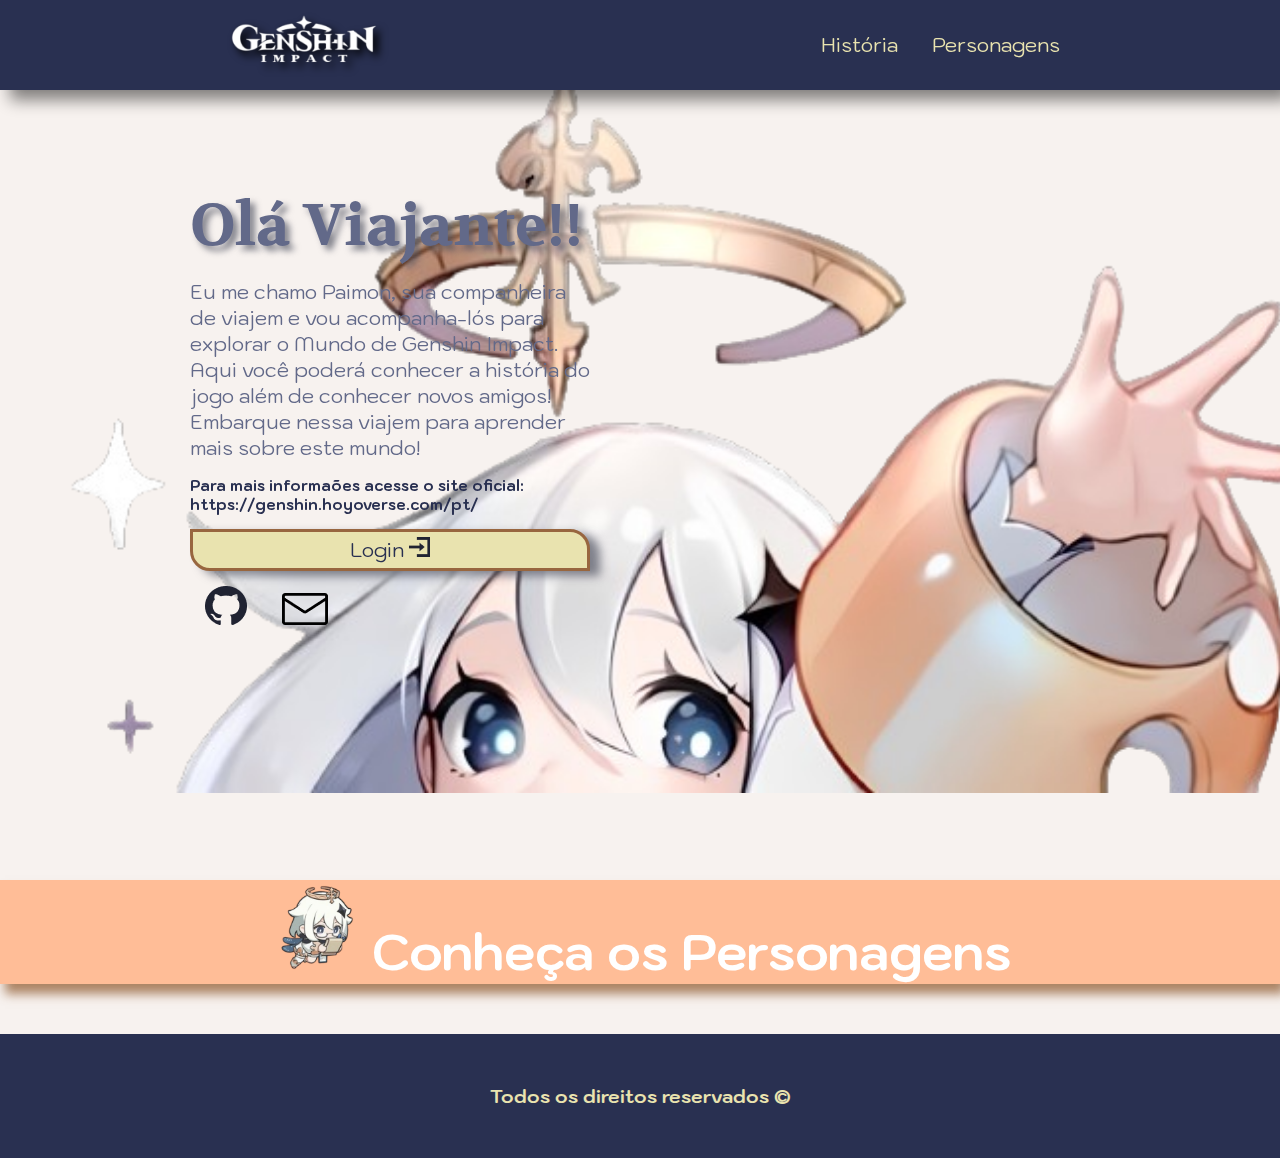
<file: index.html>
<!DOCTYPE html>
<html lang="en">
<head>
    <meta charset="UTF-8">
    <meta http-equiv="X-UA-Compatible" content="IE=edge">
    <meta name="viewport" content="width=device-width, initial-scale=1.0">

    <link rel="preconnect" href="https://fonts.googleapis.com">
<link rel="preconnect" href="https://fonts.gstatic.com" crossorigin>
<link href="https://fonts.googleapis.com/css2?family=Kodchasan:ital,wght@0,200;0,300;0,400;0,500;0,600;0,700;1,200;1,300;1,400;1,500;1,600;1,700&family=Volkhov:ital,wght@0,400;0,700;1,400;1,700&display=swap" rel="stylesheet">


    <link rel="preconnect" href="https://fonts.googleapis.com">
<link rel="preconnect" href="https://fonts.gstatic.com" crossorigin>
<link href="https://fonts.googleapis.com/css2?family=Kodchasan:ital,wght@0,200;0,300;0,400;0,500;0,600;0,700;1,200;1,300;1,400;1,500;1,600;1,700&display=swap" rel="stylesheet">
    <title>Genshin</title>
    <link rel="stylesheet" href="./style.css">
</head>
<body>
    <header class="container">
        <nav class="nav-bar">
            <a href="#">
                <img class="logo" src="./img/logo.png" alt="logo">
            </a>
            
            <div class="link-nav">
                <a href="#">História</a>
                <a  href="#Personagens">Personagens</a>
            </div>

        </nav>
    </header>

    <main class="main">

        <section class="section-1">
<div class="introducao">
        <h1 class="hello">Olá Viajante!!</h1>
        <p class="info-introducao">Eu me chamo Paimon, sua companheira de viajem e vou acompanha-lós para explorar o Mundo de Genshin Impact.
            Aqui você poderá conhecer a história do jogo além de conhecer novos amigos! 
            Embarque nessa viajem para aprender mais sobre este mundo!
        </p>
        <a class="link-ofc" href="https://genshin.hoyoverse.com/pt/"><strong>Para mais informaões acesse o site oficial: https://genshin.hoyoverse.com/pt/</strong></a>
        <a class="login" href="./login.html">Login
            <img src="./img/login.png" alt="icon de login">
        </a>
        <div class="icon">
            <a href="https://github.com/Deysehgfi">
                <img  src="./img/gitHub.png" alt="logo do gitHub">
            </a>
            <a href="">
                <img src="./img/Email.png" alt="logo do email">
            </a>

        </div>
</div>



</div>
        </section>

        <section class="section-2" id="Personagens">
            <h1 class="titulo3">
                <img src="./img/paimo-oculos.png" alt="paimon de oculos com lista nas maos"> Conheça os Personagens</h1>
            <div class="personagem-container" id="personagem-container">

         
        </section>
    </div>
    </main>


    <footer>
        <h3>Todos os direitos reservados &copy</h3>
    </footer>
    
    <script src="./js/index.js"></script>
</body>
</html>
</file>
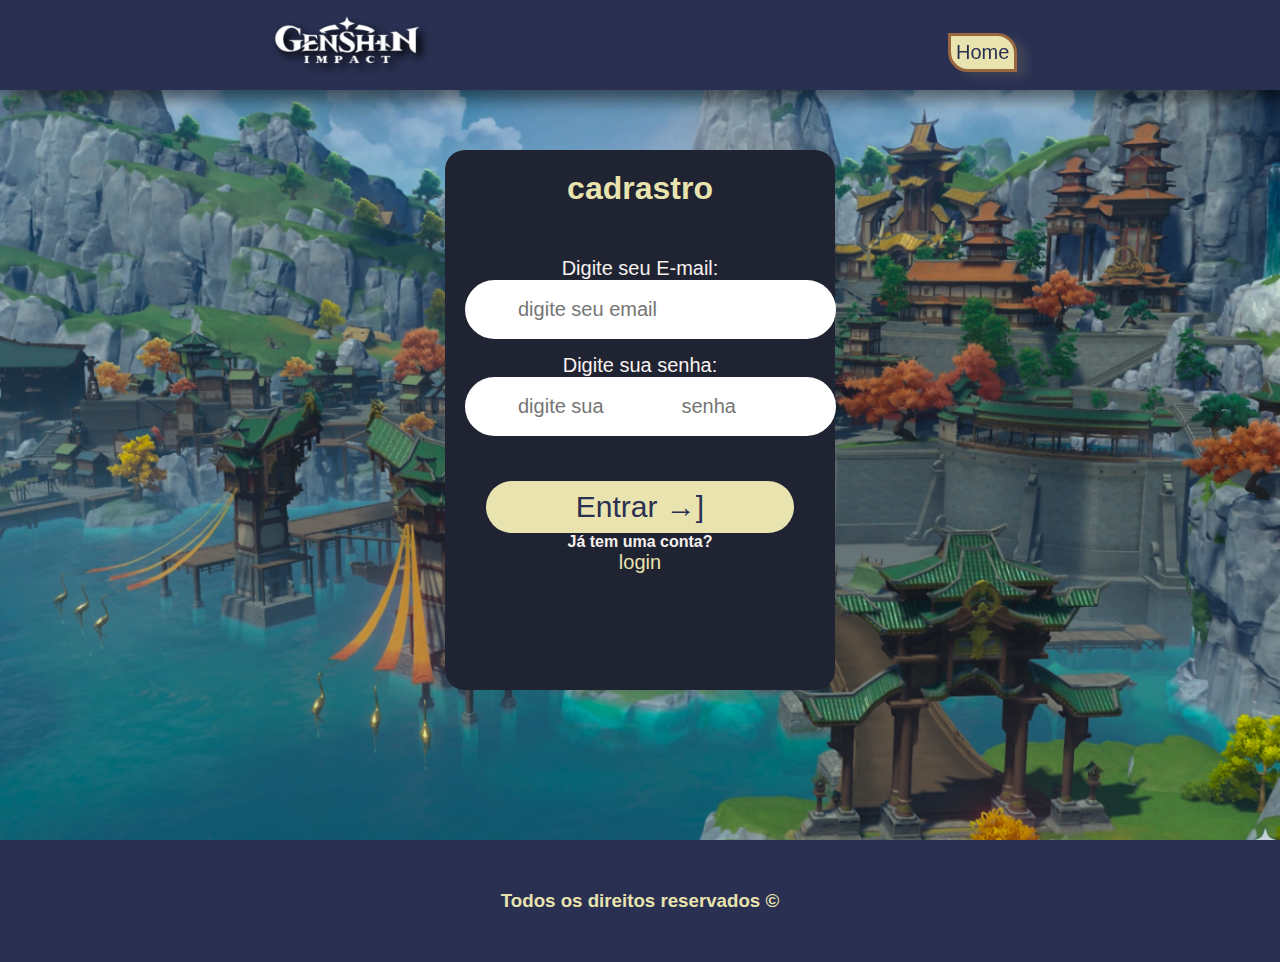
<file: cadastro.html>
<!DOCTYPE html>
<html lang="en">
<head>
    <meta charset="UTF-8">
    <meta http-equiv="X-UA-Compatible" content="IE=edge">
    <meta name="viewport" content="width=device-width, initial-scale=1.0">
    <title>Document</title>
    <link rel="stylesheet" href="./style.css">
</head>
<body class="background">
    <header class="container">
        <nav class="nav-bar">
            <a href="./index.html">
                <img class="logo" src="./img/logo.png" alt="logo">
            </a>
            <a class="login" href="./index.html">Home</a>

        </nav>
    </header>

    <main class="corpo" >

       
        <div class="formulario">
            <h5>cadrastro</h5>
            <label for="" >Digite seu E-mail:</label>
            <input id="email" type="email" placeholder="digite seu email" 
             class="info-formulario">
            <label for="">Digite sua senha:</label>
            <input id="senha" type="password" placeholder="digite sua 
             senha" class="info-formulario">
            <button class="btn" id="btn" >Entrar →]</button>
            <h4>Já tem uma conta?</h4>
            <a href="./login.html" class="cadastro">login</a>
        
        </div>

    </main>

    <footer>
        <h3>Todos os direitos reservados &copy</h3>
    </footer>
    


    <script src="./js/login.js"></script>
</body>
</html>
</file>
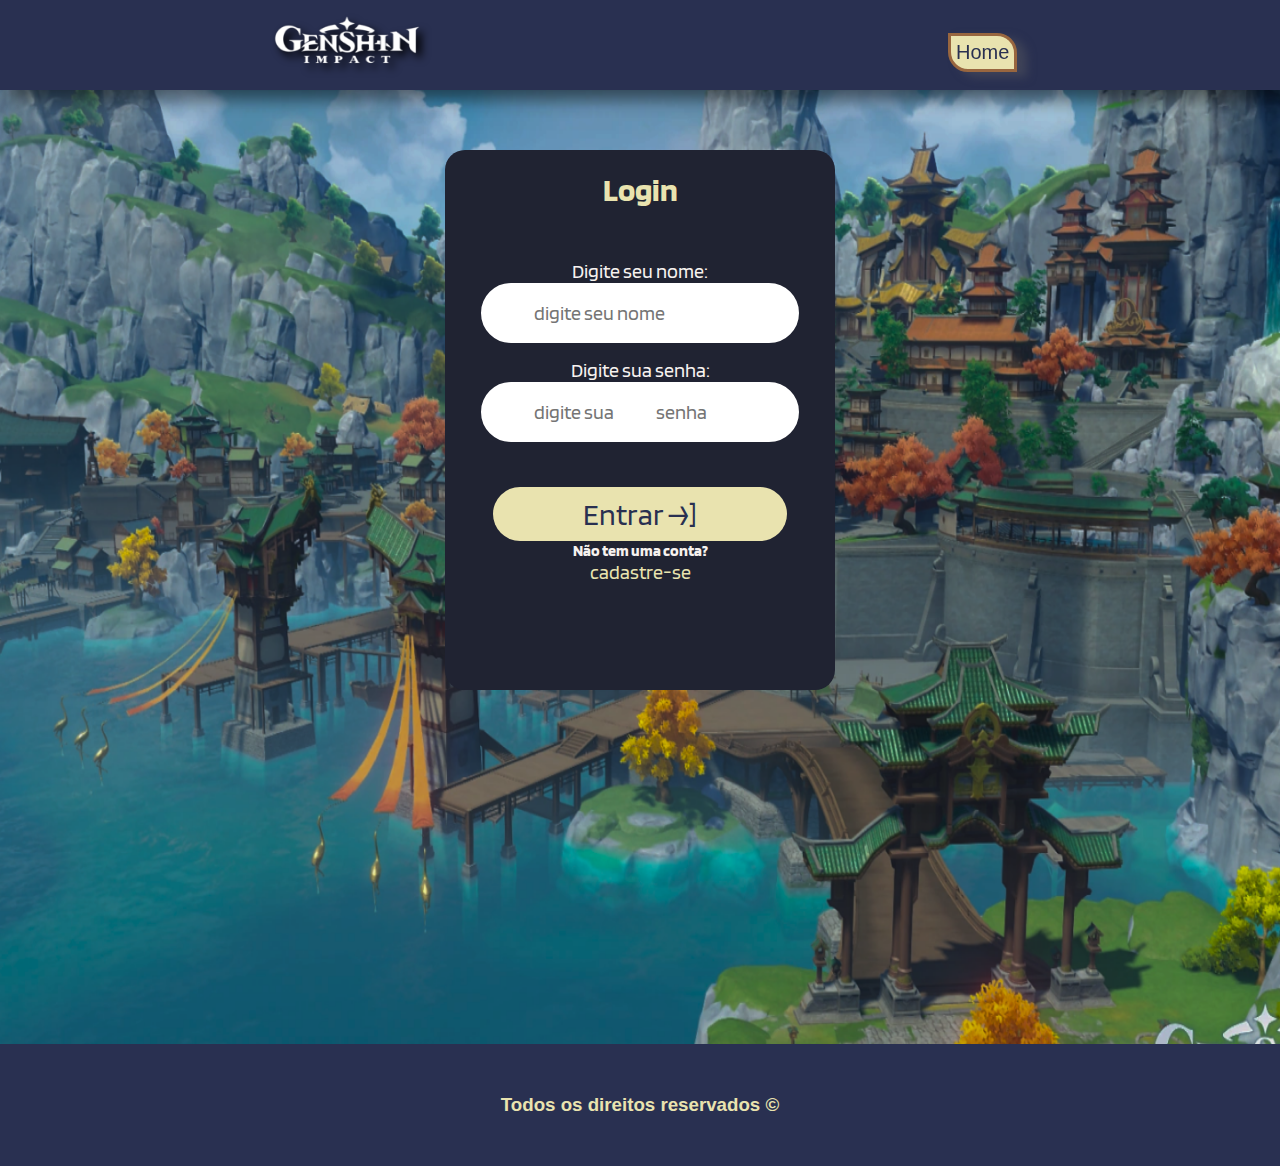
<file: login.html>
<!DOCTYPE html>
<html lang="en">
<head>
    <meta charset="UTF-8">
    <meta http-equiv="X-UA-Compatible" content="IE=edge">
    <meta name="viewport" content="width=device-width, initial-scale=1.0">
    <link rel="preconnect" href="https://fonts.googleapis.com">
<link rel="preconnect" href="https://fonts.gstatic.com" crossorigin>
<link href="https://fonts.googleapis.com/css2?family=Blinker:wght@100;200;300;400;600;700;800;900&family=Inter:wght@100..900&display=swap" rel="stylesheet">
    <title>Document</title>
    <link rel="stylesheet" href="./style.css">
</head>
<body class="background" >

    <header class="container">
        <nav class="nav-bar">
            <a href="./index.html">
                <img class="logo" src="./img/logo.png" alt="logo">
            </a>
            <a class="login" href="./index.html">Home</a>

        </nav>
    </header>

    <main class="corpo" >

       
        <div class="formulario">
            <h5>Login</h5>
            <label for="user" >Digite seu nome:</label>
            <input id="user" type="user" name="user" placeholder="digite seu nome" 
             class="info-formulario">
            <label for="password">Digite sua senha:</label>
            <input id="senha" type="password"  name="password" placeholder="digite sua 
             senha" class="info-formulario">
            <button class="btn" id="btn" >Entrar →]</button>
            
                <h4>Não tem uma conta?</h4>
                <a href="./cadastro.html" class="cadastro">cadastre-se</a>
            
          
        </div>

    </main>
    <video src="https://www.youtube.com/watch?v=zcZACSlRPEw" id="background" autoplay="true" loop="true"></video>

    <footer>
        <h3>Todos os direitos reservados &copy</h3>
    </footer>
    


    <script src="./js/login.js"></script>
</body>
</html>
</file>
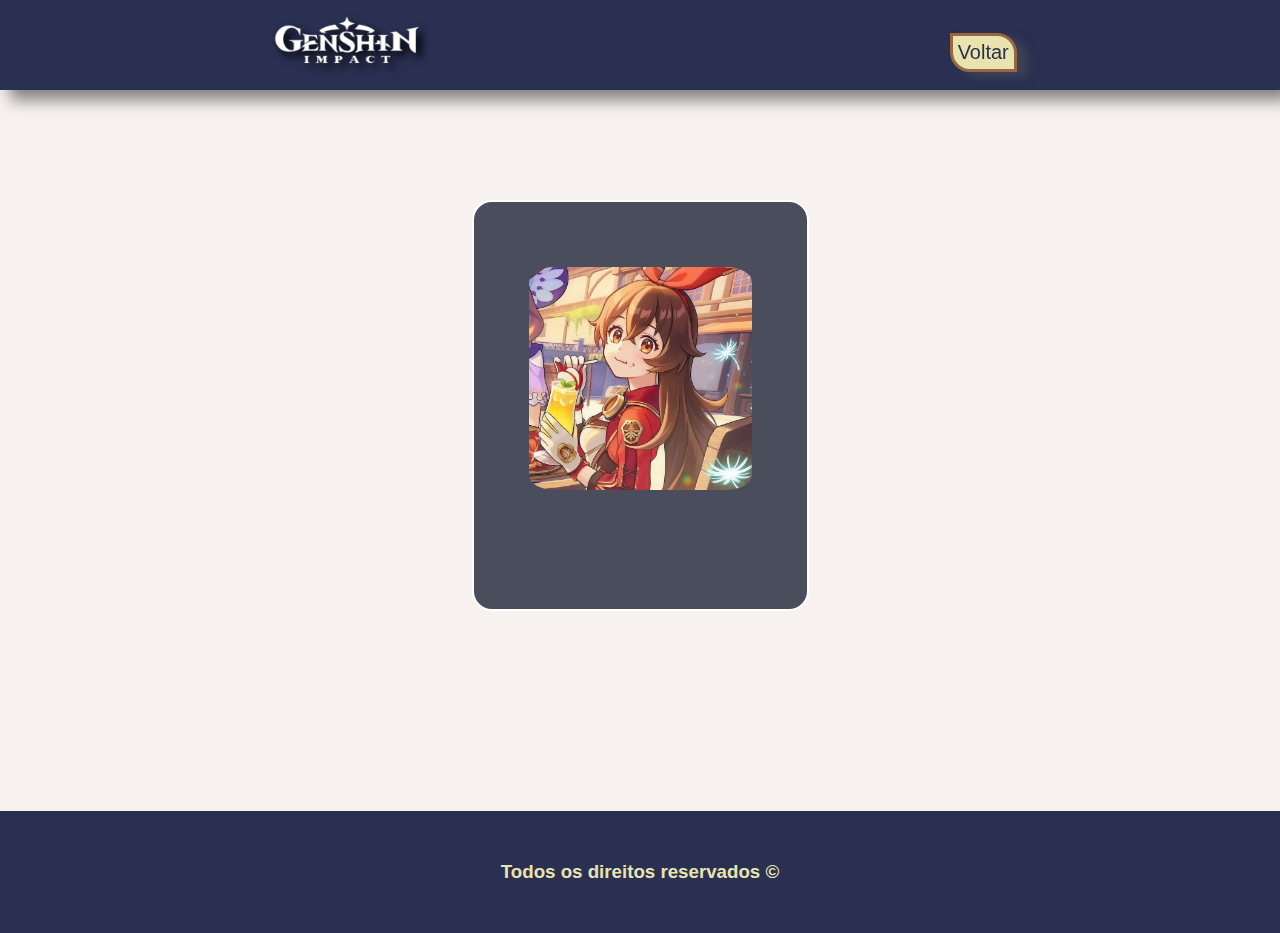
<file: person.html>
<!DOCTYPE html>
<html lang="en">
<head>
    <meta charset="UTF-8">
    <meta http-equiv="X-UA-Compatible" content="IE=edge">
    <meta name="viewport" content="width=device-width, initial-scale=1.0">
    <link rel="preconnect" href="https://fonts.googleapis.com">
<link rel="preconnect" href="https://fonts.gstatic.com" crossorigin>
<link href="https://fonts.googleapis.com/css2?family=Blinker:wght@100;200;300;400;600;700;800;900&family=Inter:wght@100..900&display=swap" rel="stylesheet">
    <title>Genshin</title>
    <link rel="stylesheet" href="./style.css">
</head>
<body>
    <header class="container">
        <nav class="nav-bar">
            <a href="./index.html">
                <img class="logo" src="./img/logo.png" alt="logo">
            </a>
            <a class="login" href="./index.html">Voltar</a>

        </nav>
    </header>

    <main class="corpo">
        <section class="personagem-info" id="personagem-info">
            <img class="img-personagem" src="./img/foto0.jpg" alt="">
            <div class="PersonagemDados" id="selectPerson">
                <h2 class="nome"></h2>
                <p class="info-person">
            
                    <h4 class="categoria" ></h4>
                    <h4 class="tipo_modelo"></h4>
                    <h4 class="aniversario"></h4>
                    <h4 class="visao"></h4>
                    <h4 class="raridade"></h4>
                    <h4 class="arma"></h4>
                    <h4 class="regiao"></h4>
                    <h4 class="titulo" ></h4>
                    <h4 class="fandon"></h4>
                    
                </p>

            </div>
        </section>

    </main>

    <footer>
        <h3>Todos os direitos reservados &copy</h3>
    </footer>
<script src="./js/person.js"></script>
</body>
</html>
</file>
<file: style.css>
:root{
    --blue-shadow:#293051;
    --blue-ligth:#F7F2EF;
    --gray-blue:#4A4D5C;
    --yellow:#E9E3AF;
    --orange-shadow: #98663F;
    --salmao:#FFBD97;
    --blue-gray-shadow: #4a4d5ca9;  
    --blue-ligth2:#626989;

}



*{
    margin: 0;
    padding: 0;
    font-family: "Kodchasan" , sans-serif;
    ;
}

html{
    scroll-behavior: smooth;
}



body{
    background-color: var(--blue-ligth);
}

.nav-bar{
    background-color: var(--blue-shadow);
    height: 90px;
    width: 100%;
    box-shadow: 10px 10px 15px rgba(0, 0, 0, 0.478);
    display: flex;
    align-items: center;
    justify-content: space-around;
    position: fixed;
    top: 0;
    z-index: 99;
   
       
}

.logo{
    width: 160px;
    height: 80px;
    filter: drop-shadow(5px 5px 4px  black);
}

.link-nav a{
    text-decoration: none;
    color: var(--yellow);
    
}
.link-nav{
   word-spacing: 30px;
   border: solid var(--orange-shadow) 0px 0px 0px 5px ;
}



a{
    text-decoration: none;
    text-align: center;
    color: var(--blue-shadow);
    font-size: 20px;
}
 

/*corpo-----------------------------------------------------------------------------------------*/

/*sessão 1----------------------------------------*/

.introducao{
   padding: 140px;
    z-index: 2;
    position: relative;
    text-align: start;
    width: 400px;
    height: 500px;
    display: flex;
    flex-direction: column;

}

.link-ofc{
    font-size: 15px;
    text-align: start;

}

.hello{
    font-size: 59px;
    font-family: "Volkhov", serif;
    text-shadow: 5px 5px 6px var(--blue-gray-shadow);
    color: var(--blue-ligth2);
}

.info-introducao{
    font-size: 20px;
    padding-top: 15px;
    padding-bottom: 15px;    
    font-family: "Kodchasan" , sans-serif;
    color: var(--blue-ligth2);
}

.login{
    background-color:var(--yellow);
    text-align: center;
    border: solid var(--orange-shadow) 3px;
    border-radius: 0px 20px 0px 20px;
    z-index: 0;
    padding: 5px;
    box-shadow: 10px 5px 10px var(--blue-gray-shadow);
    margin-top: 15px;
    transition: 0.3s;

}

.login:hover{
    background-color: var(--blue-ligth2);
    border: solid var(--blue-ligth2);
    color: #F7F2EF;
}

.section-1{

    margin-top: 50px;
    /* margin-left: 50px; */
    padding-left: 50px;
    display: flex;
    flex-direction: row;
    background-image: url(./img/paimoHome.png);
    background-repeat: no-repeat;
    background-size: 1385px;
    background-position: 100%;
    width: 100%;
    right: 0;
}

.icon a img{
    padding: 15px;
    transition: 0.5s;
    
}

.icon a img:hover{
    filter: drop-shadow( 5px 5px 5px var(--blue-ligth2));
}


/*sessão  2----------------------------------------------------------------*/

.section-2{
    /* background-color: var(--salmao); */
    margin-top: 50px;
    background-color: var(--salmao);
    /* transform:  skewy(2deg); */
    width: 100%;
    
    
    /* background-image: url(./img/Rectangle\ 3.png);
    background-repeat: no-repeat;
   background-size: 150%;
    */
    /* transform: rotate(2deg);
    margin: -40px -50px -50px; */


}
/* .background-person{
    background-color: var(--salmao);
    transform: rotate(5deg);
    width: 500px;
    height: 500px;
    z-index: 0;
    bottom: 500px;

} */
.personagem-container{
    color: var(--white);
    display: flex;
    flex-wrap: wrap;
    justify-content: center;
    gap: 2rem;
    transition: 0.5s;
}

.personagem .personagem-caixa{
    background-color: var(--yellow);
    text-decoration: none;
    display: flex;
    flex-direction: column;
    gap: 1rem;
    position: relative;
    border-radius: 0px 20px 0px 20px;
    border: 2px solid var(--orange-shadow);
    box-shadow: 5px 5px 10px rgba(0, 0, 0, 0.219);
    transition: 0.5s;
}


.personagem-caixa:hover{
    box-shadow: 5px 5px 10px rgba(0, 0, 0, 0.657);
}

/* .personagem .personagem-caixa img{
    width: 223px;
    height: 223px;
    cursor: pointer;
    padding: 15px 5px ;
} */

.img-personagem{
    border-radius: 30px;
    transition: 0.5s;
    width: 223px;
    height: 223px;
    cursor: pointer;
    padding: 15px 5px;
    /* box-shadow: 10px 5px 5px rgba(0, 0, 0, 0.299); */
    /* transition: width 1s; */
    
}

.img-personagem:hover{
    width:230px;
    height: 230px;
}


/* .img-personagem:hover{
    /* box-shadow: 15px 10px 10px 10px rgba(0, 0, 0, 0.26); */
/* } */ 
   /* transform: scale(1.1);
} */





.personagem-info{
    border: solid white 2px;
    border-radius: 20px;
    background-color: #4A4D5C;
    /* width: 200px;
    height: 500px; */
    margin-top: 150px;
    margin-block-end:150px ;
  /* display: flex;
    flex-direction: row; */
    padding: 50px;
    margin: 50px;
}
h2{
    font-family:"blinker",sans-serif;
    color: var(--blue-ligth2);
    font-size: 35px;
    
}

h4{
    color: var(--blue-ligth);
    font-family:"blinker",sans-serif;
    
}

.PersonagemDados{
    text-align: start;
    margin-top: 50px;
}
.titulo3{
    color: white;
    text-align: center;
    font-size: 50px;
    background-color: var(--salmao);
    position: sticky;
    top: 90px;
    z-index: 1;
    box-shadow: 5px 10px 10px #98663fc8;
}

.titulo3 img {
width: 90px;
height: 90px;
}


.name-person{
    color: var(--blue-ligth2);
    font-size: 40px;
    font-family: "kodchasan",sans-serif;
}

.personagem-caixa{
 
    padding: 15px;
    margin-top: 15px;
   
}

.cadastro{
    color: var(--yellow);
    font-family:"blinker",sans-serif ;
}







/*rodapé---------------------------------------------------------------------------------------------*/
footer{
    margin-top: 50px;
    background-color: var(--blue-shadow);
    text-align: center;
    padding: 50px;
   
}

h3{
    color:var(--yellow);
}

/*login----------------------------------------------------------------------------------------------------------*/
.formulario{
    background-color: #202332;
    height: 500px;
   width: 350px;
   border-radius: 20px;
   padding: 20px;
   text-align: center;
  

 
}

.info-formulario{
    border-radius: 50px;
    border: solid white;
    
}

.background{
    background-image: url(./img/background.png);
   background-repeat: no-repeat;
   background-size: 100% 100%;
}


.corpo{
    margin-top: 150px;
    margin-block-end:150px ;
    display: flex;
    align-items: center;
    justify-content: center;


}


input{
    font-size: 20px;
    border-radius: 50px;
    padding: 15px 50px;
    align-items: center;
    margin-block-end: 15px;
    font-family: "blinker", sans-serif;
  }
  
  label{ 
    padding: 25px;
    font-size: 20px;
   font-family: "blinker",sans-serif;
    color: var(--blue-ligth);
    margin-top:5px;
  }


  button{
   background-color:var(--yellow);
   color: var(--blue-shadow);
   font-family: "blinker", sans-serif;
   border-radius: 55px;
   font-size: 30px;
   border: 0;
   margin-top: 30px;
   padding: 9px 90px;
   
}

h5{
    color: var(--yellow);
    font-size: 32px;
    font-family: "blinker", sans-serif;
    text-align: center;
    margin-block-end: 50px;

}
</file>
